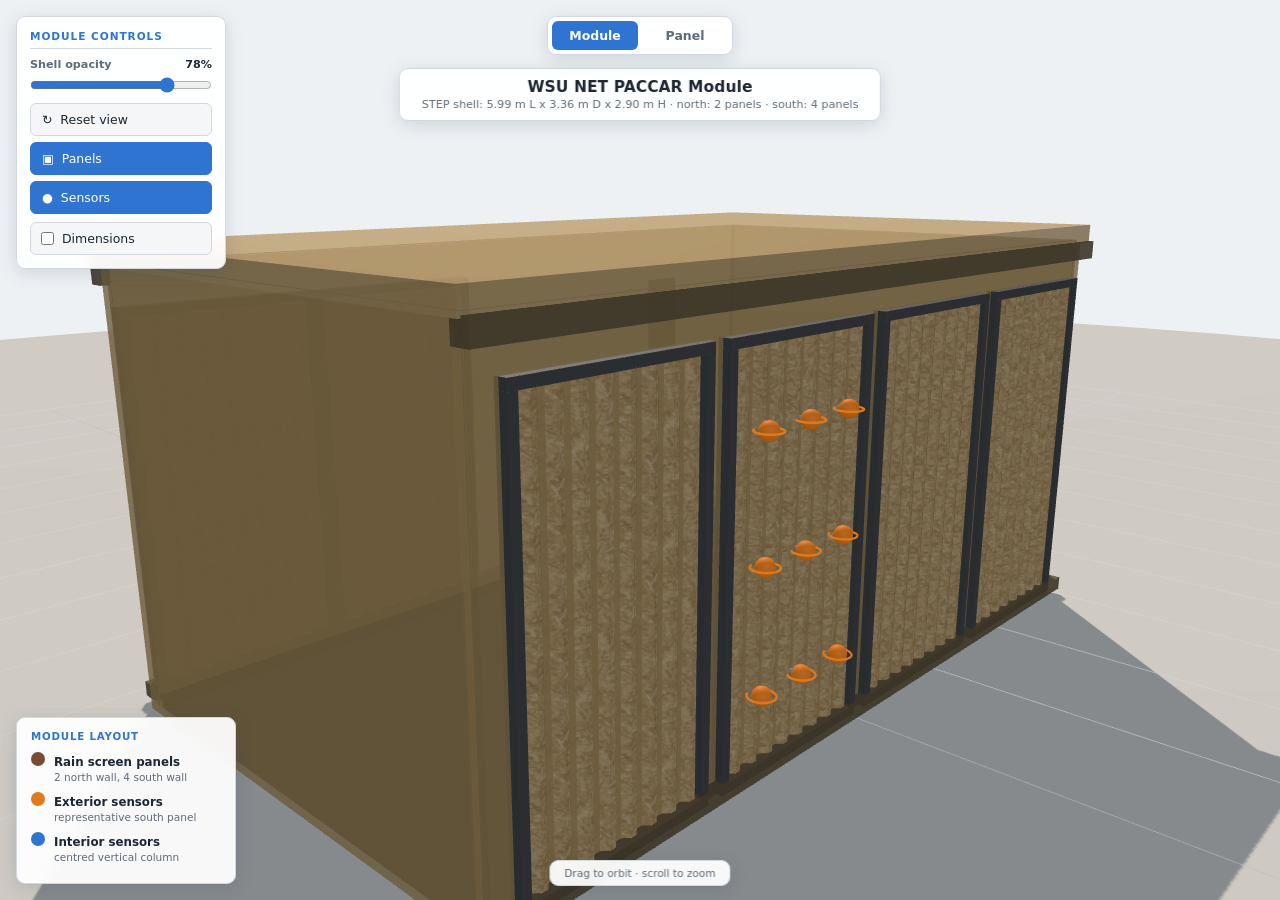
<file: index.html>
<!DOCTYPE html>
<html lang="en">
<head>
<meta charset="UTF-8" />
<meta name="viewport" content="width=device-width, initial-scale=1.0" />
<title>PACCAR Module — Rain Screen Visualization</title>
<link rel="icon" href="data:," />
<link rel="stylesheet" href="css/style.css" />
<script type="importmap">
{
  "imports": {
    "three": "./vendor/three/three.module.js",
    "three/addons/": "./vendor/three/addons/"
  }
}
</script>
</head>
<body>
<nav id="top-nav">
  <a class="active" href="./index.html">Module</a>
  <a href="./panel.html">Panel</a>
</nav>

<canvas id="scene"></canvas>

<div id="title" class="panel">
  <h1>WSU NET PACCAR Module</h1>
  <p id="module-dims">STEP-derived shell dimensions loading...</p>
</div>

<div id="controls" class="panel">
  <h2>Module Controls</h2>
  <label class="range-row" for="alpha-slider">
    <span>Shell opacity</span>
    <b id="alpha-value">78%</b>
  </label>
  <input id="alpha-slider" type="range" min="0" max="100" value="78" />
  <button id="btn-reset" class="btn">&#8635;&nbsp; Reset view</button>
  <button id="btn-panels" class="btn on">&#9635;&nbsp; Panels</button>
  <button id="btn-sensors" class="btn on">&#9679;&nbsp; Sensors</button>
  <label class="check-row">
    <input id="chk-dimensions" type="checkbox" />
    <span>Dimensions</span>
  </label>
</div>

<div id="legend" class="panel">
  <h3>Module Layout</h3>
  <div class="leg-row">
    <div class="leg-dot" style="background:#7a4a34"></div>
    <div><b>Rain screen panels</b><small>2 north wall, 4 south wall</small></div>
  </div>
  <div class="leg-row">
    <div class="leg-dot" style="background:#e07a1c"></div>
    <div><b>Exterior sensors</b><small>representative south panel</small></div>
  </div>
  <div class="leg-row">
    <div class="leg-dot" style="background:#2f74d0"></div>
    <div><b>Interior sensors</b><small>centred vertical column</small></div>
  </div>
</div>

<div id="hint" class="panel">Drag to orbit &middot; scroll to zoom</div>

<script type="module" src="js/module-view.js"></script>
</body>
</html>
</file>
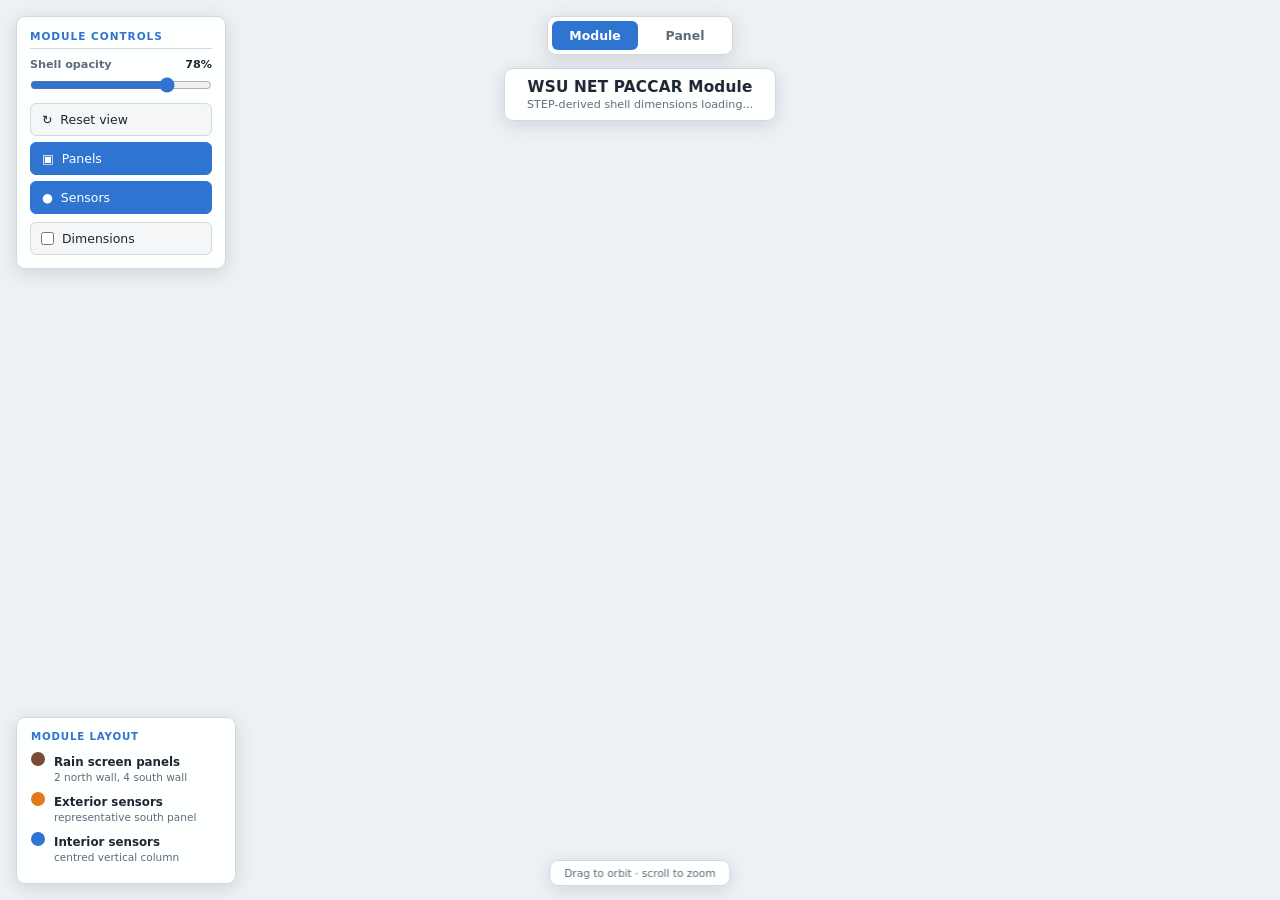
<file: module.html>
<!DOCTYPE html>
<html lang="en">
<head>
<meta charset="UTF-8" />
<meta http-equiv="refresh" content="0; url=./index.html" />
<title>PACCAR Module — Rain Screen Visualization</title>
</head>
<body>
<p><a href="./index.html">Open the module view</a></p>
</body>
</html>
</file>
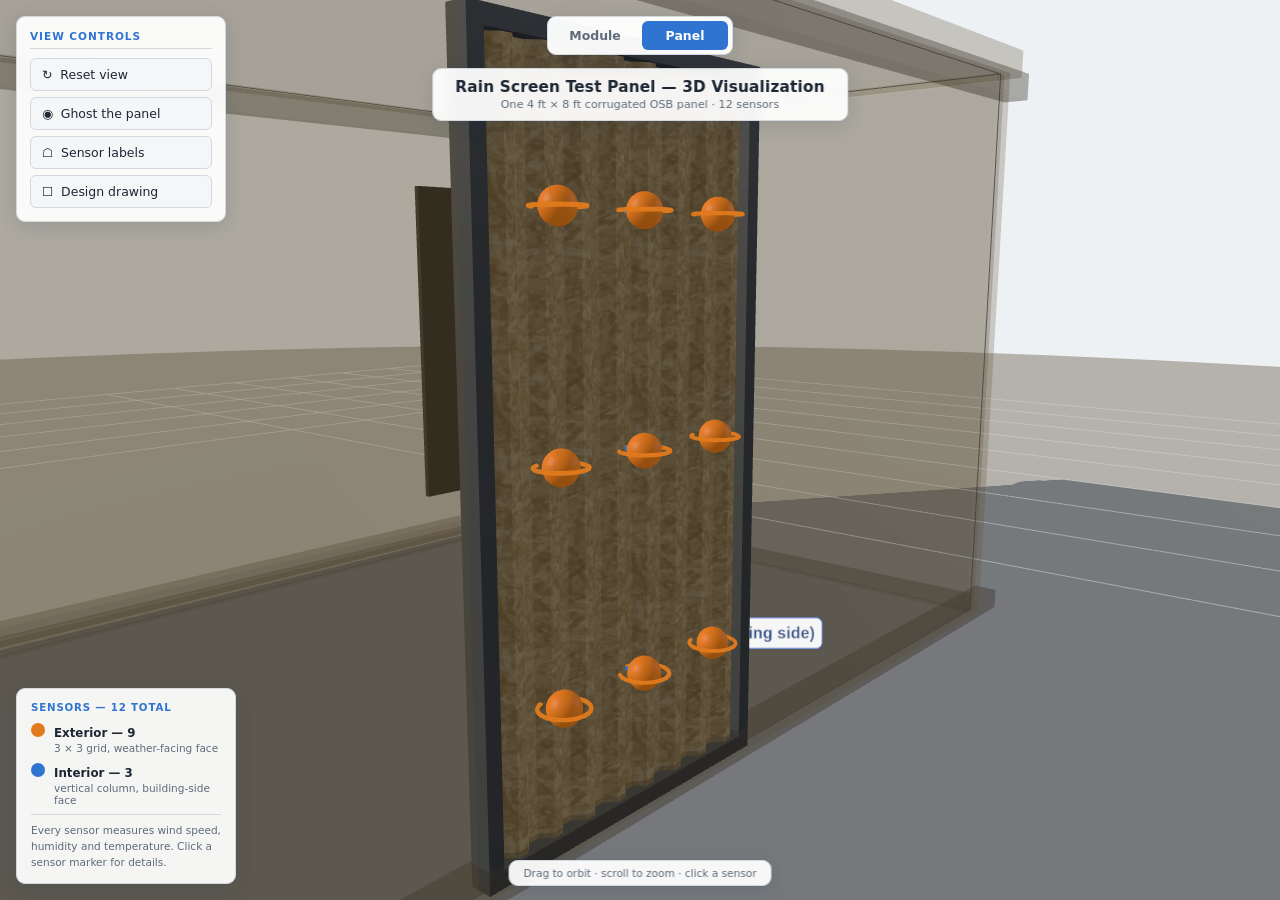
<file: panel.html>
<!DOCTYPE html>
<html lang="en">
<head>
<meta charset="UTF-8" />
<meta name="viewport" content="width=device-width, initial-scale=1.0" />
<title>Rain Screen Panel — 3D Visualization</title>
<link rel="icon" href="data:," />
<link rel="stylesheet" href="css/style.css" />
<script type="importmap">
{
  "imports": {
    "three": "./vendor/three/three.module.js",
    "three/addons/": "./vendor/three/addons/"
  }
}
</script>
</head>
<body>
<nav id="top-nav">
  <a href="./index.html">Module</a>
  <a class="active" href="./panel.html">Panel</a>
</nav>

<canvas id="scene"></canvas>

<div id="title" class="panel">
  <h1>Rain Screen Test Panel — 3D Visualization</h1>
  <p>One 4&nbsp;ft &times; 8&nbsp;ft corrugated OSB panel &middot; 12 sensors</p>
</div>

<div id="controls" class="panel">
  <h2>View Controls</h2>
  <button id="btn-reset"  class="btn">&#8635;&nbsp; Reset view</button>
  <button id="btn-ghost"  class="btn">&#9673;&nbsp; Ghost the panel</button>
  <button id="btn-labels" class="btn">&#9750;&nbsp; Sensor labels</button>
  <button id="btn-ref"    class="btn">&#9744;&nbsp; Design drawing</button>
</div>

<div id="legend" class="panel">
  <h3>Sensors &mdash; 12 total</h3>
  <div class="leg-row">
    <div class="leg-dot" style="background:#e07a1c"></div>
    <div><b>Exterior &mdash; 9</b><small>3 &times; 3 grid, weather-facing face</small></div>
  </div>
  <div class="leg-row">
    <div class="leg-dot" style="background:#2f74d0"></div>
    <div><b>Interior &mdash; 3</b><small>vertical column, building-side face</small></div>
  </div>
  <div class="leg-note">
    Every sensor measures wind speed, humidity and temperature.
    Click a sensor marker for details.
  </div>
</div>

<div id="info" class="panel">
  <div id="info-head">
    <div id="info-id-wrap"><div id="info-dot"></div><span id="info-id">&mdash;</span></div>
    <button id="info-close" title="Close">&times;</button>
  </div>
  <div class="info-row"><span class="info-k">Label</span><span class="info-v" id="info-label">&mdash;</span></div>
  <div class="info-row"><span class="info-k">Side</span><span class="info-v" id="info-side">&mdash;</span></div>
  <div class="info-row"><span class="info-k">Position</span><span class="info-v" id="info-pos">&mdash;</span></div>
  <div id="info-measures">&mdash;</div>
</div>

<div id="ref-image" class="panel">
  <img src="assets/design_map.jpg" alt="Rain screen panel design drawing" />
  <p>Reference: rain screen panel design drawing</p>
</div>

<div id="hint" class="panel">Drag to orbit &middot; scroll to zoom &middot; click a sensor</div>

<script type="module" src="js/panel-view.js"></script>
</body>
</html>
</file>
<file: css/style.css>
/* css/style.css — Rain Screen Panel Visualization — LIGHT theme. */

* { box-sizing: border-box; margin: 0; padding: 0; }

:root {
  --bg:        #eef1f4;
  --panel:     rgba(255, 255, 255, 0.94);
  --panel-bd:  #d2d8de;
  --ink:       #1d2733;
  --muted:     #5d6b7a;
  --accent:    #2f74d0;
  --ext:       #e07a1c;
  --int:       #2f74d0;
  --btn:       #f4f6f8;
  --btn-h:     #e6ebf0;
  --btn-on:    #2f74d0;
  --shadow:    0 4px 18px rgba(40, 60, 90, 0.16);
  --radius:    9px;
}

html, body { height: 100%; }
body {
  font-family: "Segoe UI", system-ui, -apple-system, Arial, sans-serif;
  background: var(--bg);
  color: var(--ink);
  overflow: hidden;
}

#scene { display: block; width: 100vw; height: 100vh; }

#top-nav {
  position: fixed;
  top: 16px;
  left: 50%;
  transform: translateX(-50%);
  z-index: 20;
  display: flex;
  gap: 4px;
  padding: 4px;
  background: rgba(255, 255, 255, 0.96);
  border: 1px solid var(--panel-bd);
  border-radius: var(--radius);
  box-shadow: var(--shadow);
}
#top-nav a {
  display: block;
  min-width: 86px;
  padding: 7px 14px;
  border-radius: 6px;
  color: var(--muted);
  font-size: 0.78rem;
  font-weight: 700;
  text-align: center;
  text-decoration: none;
}
#top-nav a:hover { background: var(--btn-h); color: var(--ink); }
#top-nav a.active { background: var(--accent); color: #fff; }

.panel {
  position: fixed;
  background: var(--panel);
  border: 1px solid var(--panel-bd);
  border-radius: var(--radius);
  box-shadow: var(--shadow);
  backdrop-filter: blur(6px);
  z-index: 10;
}

/* ---- title ---- */
#title {
  top: 68px; left: 50%; transform: translateX(-50%);
  padding: 9px 22px; text-align: center; pointer-events: none;
}
#title h1 { font-size: 0.96rem; font-weight: 700; letter-spacing: 0.01em; }
#title p  { font-size: 0.70rem; color: var(--muted); margin-top: 2px; }

/* ---- controls ---- */
#controls { top: 16px; left: 16px; padding: 13px; width: 210px; }
#controls h2 {
  font-size: 0.66rem; font-weight: 700; text-transform: uppercase;
  letter-spacing: 0.09em; color: var(--accent);
  margin-bottom: 9px; padding-bottom: 6px; border-bottom: 1px solid var(--panel-bd);
}
.btn {
  display: block; width: 100%; margin-bottom: 6px; padding: 8px 11px;
  background: var(--btn); border: 1px solid var(--panel-bd);
  border-radius: 6px; color: var(--ink);
  font-size: 0.78rem; font-family: inherit; cursor: pointer; text-align: left;
  transition: background 0.14s, border-color 0.14s, color 0.14s;
}
.btn:hover  { background: var(--btn-h); border-color: var(--accent); }
.btn.on     { background: var(--btn-on); border-color: var(--btn-on); color: #fff; }
.btn:last-child { margin-bottom: 0; }

.range-row {
  display: flex;
  align-items: center;
  justify-content: space-between;
  gap: 10px;
  color: var(--muted);
  font-size: 0.70rem;
  font-weight: 700;
  margin-bottom: 6px;
}
.range-row b { color: var(--ink); }
input[type="range"] {
  width: 100%;
  accent-color: var(--accent);
  margin: 0 0 10px;
}
.check-row {
  display: flex;
  align-items: center;
  gap: 8px;
  margin-top: 8px;
  padding: 8px 10px;
  background: var(--btn);
  border: 1px solid var(--panel-bd);
  border-radius: 6px;
  color: var(--ink);
  font-size: 0.78rem;
  cursor: pointer;
}
.check-row:hover { background: var(--btn-h); border-color: var(--accent); }
.check-row input { accent-color: var(--accent); }

.label-layer {
  position: fixed;
  inset: 0;
  pointer-events: none;
  z-index: 6;
}
.dimension-label {
  padding: 4px 8px;
  background: rgba(255, 255, 255, 0.96);
  border: 1px solid #aeb8c3;
  border-radius: 5px;
  color: #1d2733;
  font-size: 12px;
  font-weight: 700;
  line-height: 1.25;
  white-space: nowrap;
  box-shadow: 0 2px 8px rgba(40, 60, 90, 0.14);
}

/* ---- legend ---- */
#legend { bottom: 16px; left: 16px; padding: 12px 14px; width: 220px; }
#legend h3 {
  font-size: 0.64rem; font-weight: 700; text-transform: uppercase;
  letter-spacing: 0.08em; color: var(--accent); margin-bottom: 9px;
}
.leg-row { display: flex; align-items: flex-start; gap: 9px; margin-bottom: 8px; }
.leg-dot { width: 14px; height: 14px; border-radius: 50%; margin-top: 1px; flex-shrink: 0; }
.leg-row b { font-size: 0.74rem; font-weight: 600; }
.leg-row small { display: block; color: var(--muted); font-size: 0.66rem; margin-top: 1px; }
.leg-note {
  margin-top: 4px; padding-top: 8px; border-top: 1px solid var(--panel-bd);
  font-size: 0.66rem; color: var(--muted); line-height: 1.5;
}

/* ---- sensor info panel ---- */
#info {
  top: 50%; right: 16px; transform: translateY(-50%);
  width: 256px; padding: 15px;
  opacity: 0; pointer-events: none; transition: opacity 0.18s;
}
#info.show { opacity: 1; pointer-events: auto; }
#info-head {
  display: flex; align-items: center; justify-content: space-between;
  margin-bottom: 11px; padding-bottom: 9px; border-bottom: 1px solid var(--panel-bd);
}
#info-id-wrap { display: flex; align-items: center; gap: 9px; }
#info-dot { width: 15px; height: 15px; border-radius: 50%; }
#info-id { font-size: 0.92rem; font-weight: 700; }
#info-close {
  background: none; border: none; color: var(--muted);
  font-size: 1.15rem; cursor: pointer; line-height: 1;
}
#info-close:hover { color: var(--ink); }
.info-row { display: grid; grid-template-columns: 74px 1fr; gap: 4px 9px; margin-bottom: 6px; }
.info-k { color: var(--muted); font-size: 0.70rem; font-weight: 600; }
.info-v { color: var(--ink); font-size: 0.72rem; word-break: break-word; }
#info-measures { margin-top: 9px; font-size: 0.70rem; color: var(--muted); line-height: 1.5; }

/* ---- reference image ---- */
#ref-image { bottom: 16px; right: 16px; width: 320px; padding: 6px; display: none; }
#ref-image.show { display: block; }
#ref-image img { width: 100%; border-radius: 5px; display: block; }
#ref-image p { font-size: 0.62rem; color: var(--muted); text-align: center; padding: 4px 0 1px; }

/* ---- hint ---- */
#hint {
  bottom: 14px; left: 50%; transform: translateX(-50%);
  padding: 6px 14px; font-size: 0.66rem; color: var(--muted);
  pointer-events: none;
}
</file>
